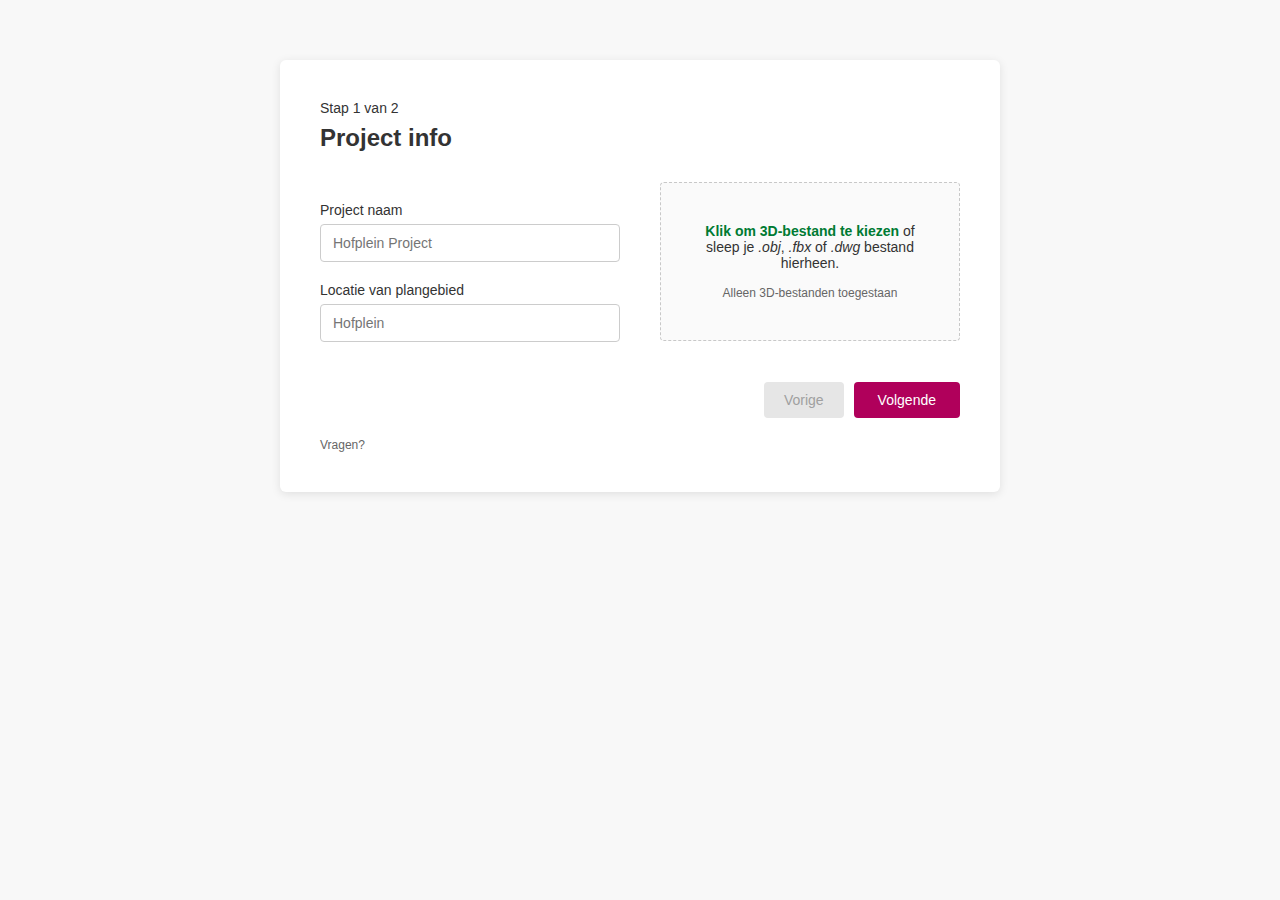
<file: index.html>
<!DOCTYPE html>
<html lang="nl">
<head>
    <meta charset="UTF-8">
    <title>DigitalTwin Tool</title>
    <link rel="stylesheet" href="css/styles.css">
</head>
<body>
    <div class="container">
        <h2>Stap 1 van 2</h2>
        <h1>Project info</h1>
    
        <form id="projectForm">
            <div class="form-grid">
                <div class="form-left">
                    <label for="projectName">Project naam</label>
                    <input type="text" id="projectName" name="projectName" placeholder="Hofplein Project" required>
    
                    <label for="location">Locatie van plangebied</label>
                    <input type="text" id="location" name="location" placeholder="Hofplein" required>
                </div>
    
                <div class="form-right">
                    <div class="upload-box">
                        <p><strong>Klik om 3D-bestand te kiezen</strong> of sleep je <em>.obj</em>, <em>.fbx</em> of <em>.dwg</em> bestand hierheen.</p>
                        <input type="file" id="fileUpload" accept=".obj,.fbx,.dwg">
                        <p class="note">Alleen 3D-bestanden toegestaan</p>
                    </div>
                </div>
            </div>
    
            <div class="buttons">
                <button type="button" disabled>Vorige</button>
                <button type="submit">Volgende</button>
            </div>
        </form>
    
        <footer>
            <p>Vragen?</p>
        </footer>
    </div>

    <script src="js/main.js"></script>
</body>
</html>
</file>
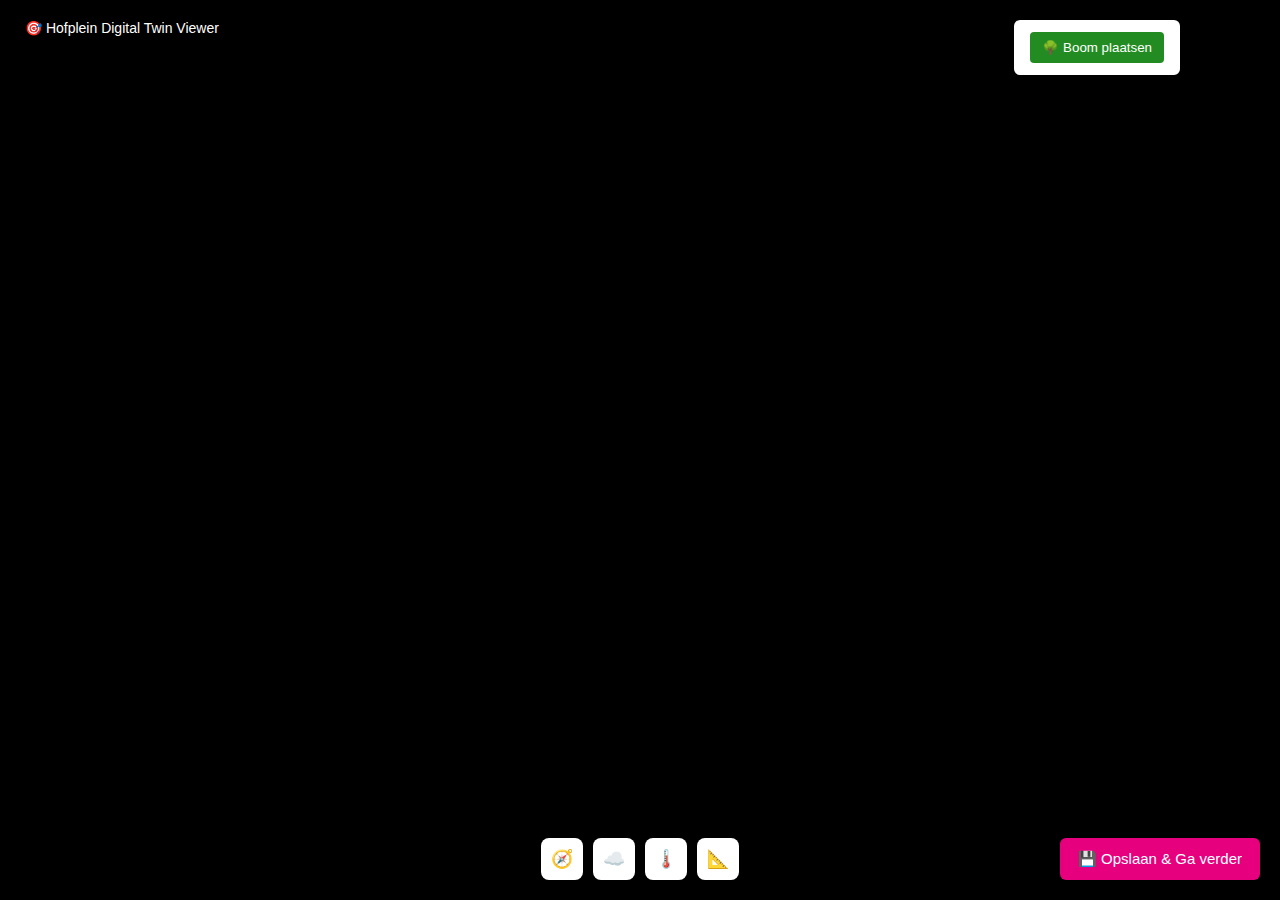
<file: pages/projectPage/cesium-viewer.html>
<!DOCTYPE html>
<html lang="nl">
<head>
  <meta charset="utf-8" />
  <title>Digital Twin Viewer</title>

  <link rel="stylesheet" href="https://cesium.com/downloads/cesiumjs/releases/1.91/Build/Cesium/Widgets/widgets.css">
  <link rel="stylesheet" href="cesium-viewer.css">
  <script src="https://cesium.com/downloads/cesiumjs/releases/1.91/Build/Cesium/Cesium.js"></script>
</head>
<body>
  <div id="cesiumContainer"></div>
  <div class="header-bar">🎯 Hofplein Digital Twin Viewer</div>
  <div id="tree-menu">
    <button id="addTreeBtn">🌳 Boom plaatsen</button>
  </div>

  <!-- Toolbar -->
<div id="toolbar">
  <button id="btn-center">🧭</button>
  <button id="btn-co2">☁️</button>
  <button id="btn-heat">🌡️</button>
  <button id="btn-space">📐</button>
</div>

<!-- CO2 Panel -->
<div id="co2Panel" class="panel hidden">
  <strong>CO₂ Opslag</strong>
  <div id="co2Value">25%</div>
  <div class="bar">
    <div id="co2Fill" style="height: 25%"></div>
  </div>
</div>

<!-- Hittestress Panel -->
<div id="heatPanel" class="panel hidden">
  <h4>maand mei</h4>
  <div class="subtitle">
    <div class="dot"></div>
    <span>De hittestress is 18 °C</span>
  </div>
  <div class="chart">
    <!-- Y-axis labels -->
    <div class="y-label" style="bottom: 0px">16<br>°C</div>
    <div class="y-label" style="bottom: 40px">24<br>°C</div>
    <div class="y-label" style="bottom: 80px">32<br>°C</div>

    <!-- Grid lines -->
    <div class="line" style="bottom: 0;"></div>
    <div class="line" style="bottom: 40px;"></div>
    <div class="line" style="bottom: 80px;"></div>
    <div class="line" style="bottom: 120px;"></div>
    <div class="line" style="bottom: 160px;"></div>

    <!-- Filled background zone -->
    <div class="bg-zone"></div>

    <!-- Highlight 18°C marker -->
    <div class="marker-line"></div>
  </div>
</div>
<!-- Opslaan knop -->
<button id="saveAndContinue">💾 Opslaan & Ga verder</button>
  <script src="cesium-viewer.js"></script>
</body>
</html>
</file>
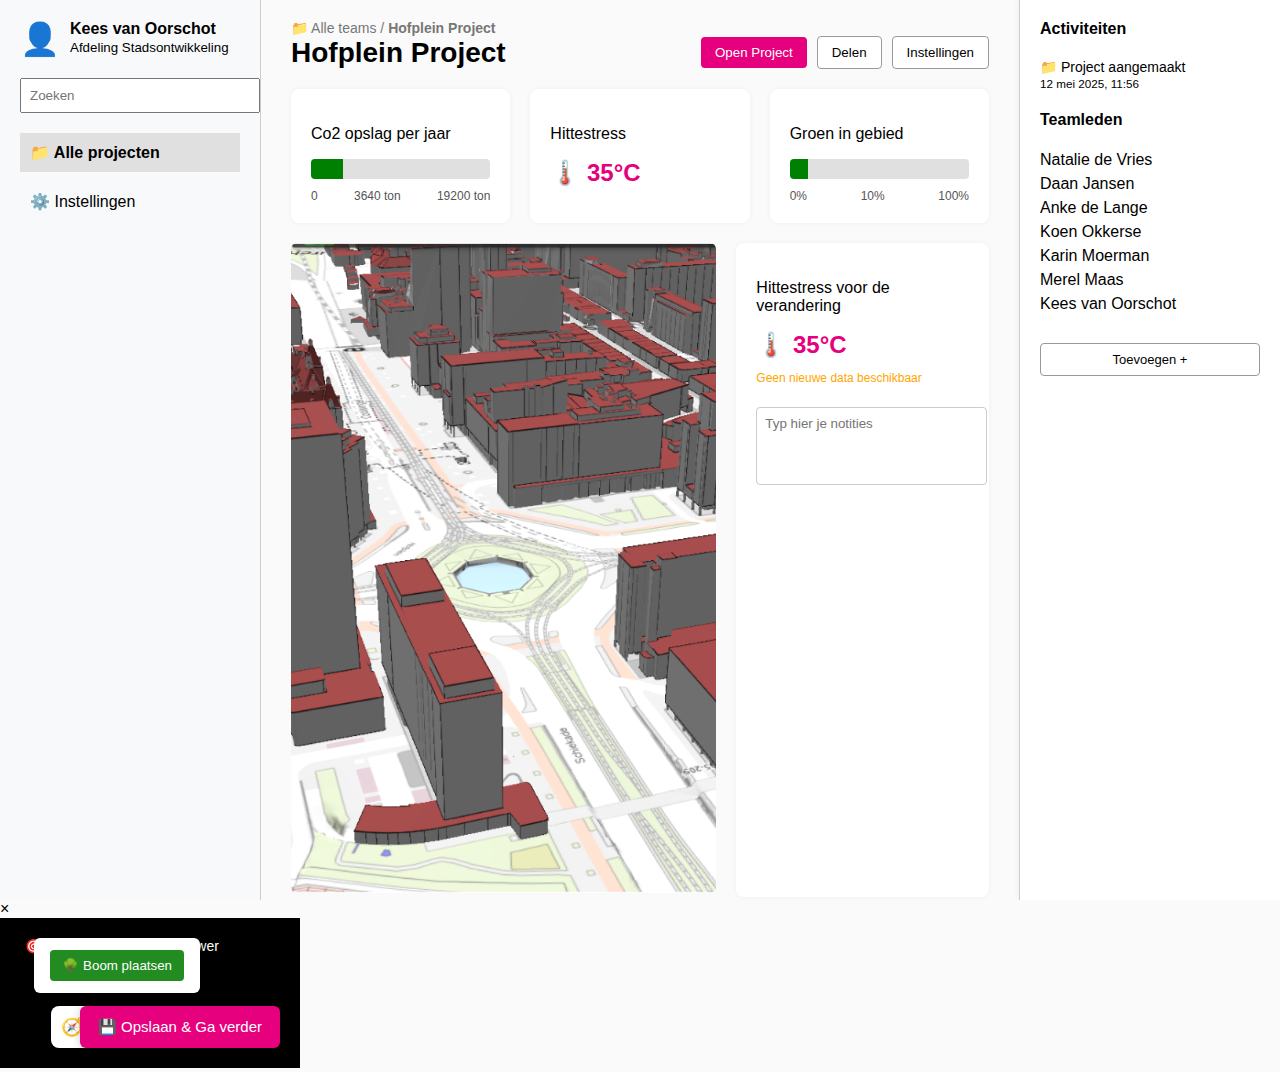
<file: pages/projectPage/projectIndex.html>
<!-- projectIndex.html -->
<!DOCTYPE html>
<html lang="nl">
<head>
  <meta charset="UTF-8" />
  <title>Hofplein Project</title>
  <link rel="stylesheet" href="projectStyle.css" />
</head>
<body>
  <div class="project-container">
    <!-- Sidebar -->
    <aside class="sidebar">
      <div class="user">
        <div class="avatar">👤</div>
        <div class="user-info">
          <strong>Kees van Oorschot</strong><br />
          <small>Afdeling Stadsontwikkeling</small>
        </div>
      </div>
      <div class="nav">
        <input type="text" class="search" placeholder="Zoeken" />
        <div class="nav-item selected">📁 Alle projecten</div>
        <div class="nav-item">⚙️ Instellingen</div>
      </div>
    </aside>

    <!-- Main -->
    <main class="main-content">
      <header class="project-header">
        <div class="breadcrumb">📁 Alle teams / <strong>Hofplein Project</strong></div>
        <div class="project-title">
          <h1>Hofplein Project</h1>
          <button class="btn primary">Open Project</button>
          <button class="btn">Delen</button>
          <button class="btn">Instellingen</button>
        </div>
      </header>

      <section class="insights">
        <div class="card">
          <p>Co2 opslag per jaar</p>
          <div class="bar">
            <div class="fill" style="width: 18%; background: green;"></div>
          </div>
          <div class="labels">
            <span>0</span><span>3640 ton</span><span>19200 ton</span>
          </div>
        </div>
        <div class="card">
          <p>Hittestress</p>
          <div class="gauge">🌡️ <strong>35°C</strong></div>
        </div>
        <div class="card">
          <p>Groen in gebied</p>
          <div class="bar">
            <div class="fill" style="width: 10%; background: green;"></div>
          </div>
          <div class="labels">
            <span>0%</span><span>10%</span><span>100%</span>
          </div>
        </div>
      </section>

      <section class="twin-section">
        <div class="twin-image" onclick="openCesium()">
          <img src="../../assets/3d-tile-image.png" alt="Digital Twin" />
        </div>
        <div class="card">
          <p>Hittestress voor de verandering</p>
          <div class="gauge">🌡️ <strong>35°C</strong></div>
          <p style="font-size: 12px; color: orange;">Geen nieuwe data beschikbaar</p>
          <textarea placeholder="Typ hier je notities"></textarea>
        </div>
      </section>
    </main>

    <!-- Team -->
    <aside class="team">
      <h4>Activiteiten</h4>
      <p class="log">📁 Project aangemaakt<br /><small>12 mei 2025, 11:56</small></p>

      <h4>Teamleden</h4>
      <ul>
        <li>Natalie de Vries</li>
        <li>Daan Jansen</li>
        <li>Anke de Lange</li>
        <li>Koen Okkerse</li>
        <li>Karin Moerman</li>
        <li>Merel Maas</li>
        <li>Kees van Oorschot</li>
      </ul>
      <button class="btn small">Toevoegen +</button>
    </aside>
  </div>

  <!-- Overlay: Cesium Viewer -->
  <div id="cesiumOverlay" class="hidden">
    <div class="close-btn" onclick="closeCesium()">×</div>
    <iframe src="cesium-viewer.html" frameborder="0" id="cesiumFrame"></iframe>
  </div>

  <script src="projectMain.js"></script>
</body>
</html>
</file>
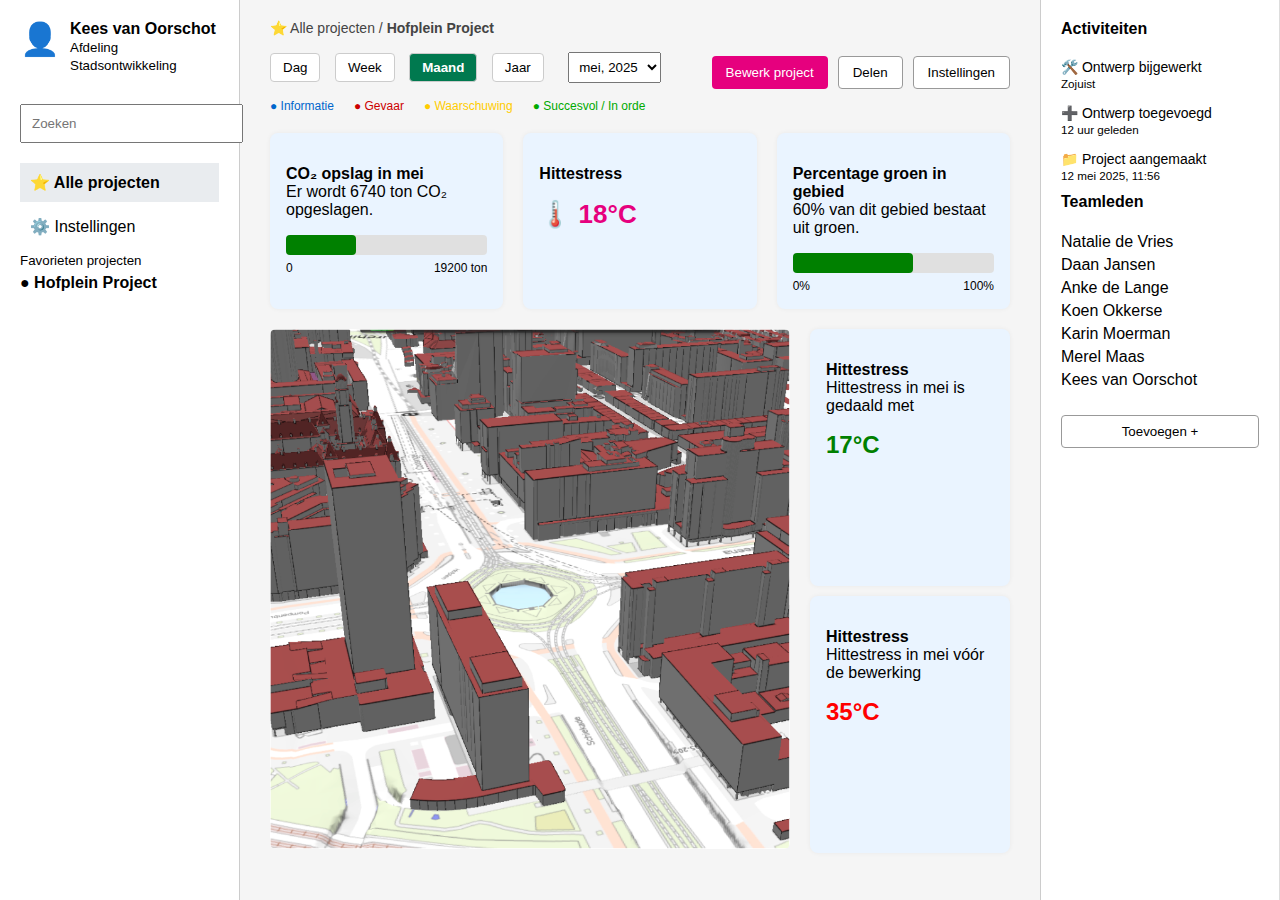
<file: pages/resultDashboard/resultIndex.html>
<!DOCTYPE html>
<html lang="nl">
<head>
  <meta charset="UTF-8" />
  <title>Hofplein Resultaat</title>
  <link rel="stylesheet" href="resultStyle.css" />
</head>
<body>
  <div class="dashboard-container">
    <!-- Sidebar -->
    <aside class="sidebar">
      <div class="user">
        <div class="avatar">👤</div>
        <div class="user-info">
          <strong>Kees van Oorschot</strong><br />
          <small>Afdeling Stadsontwikkeling</small>
        </div>
      </div>
      <div class="nav">
        <input type="text" class="search" placeholder="Zoeken" />
        <div class="nav-item selected">⭐ Alle projecten</div>
        <div class="nav-item">⚙️ Instellingen</div>
        <div class="nav-footer">
          <small>Favorieten projecten</small>
          <div class="fav">● Hofplein Project</div>
        </div>
      </div>
    </aside>

    <!-- Main Content -->
    <main>
      <header class="header">
        <div class="breadcrumb">⭐ Alle projecten / <strong>Hofplein Project</strong></div>
        <div class="controls">
          <div class="range">
            <button>Dag</button>
            <button>Week</button>
            <button class="active">Maand</button>
            <button>Jaar</button>
            <select>
              <option>mei, 2025</option>
            </select>
          </div>
          <div class="actions">
            <button class="btn primary">Bewerk project</button>
            <button class="btn">Delen</button>
            <button class="btn">Instellingen</button>
          </div>
        </div>
        <div class="legend">
          <span style="color:#0066cc;">● Informatie</span>
          <span style="color:#cc0000;">● Gevaar</span>
          <span style="color:#ffcc00;">● Waarschuwing</span>
          <span style="color:#00aa00;">● Succesvol / In orde</span>
        </div>
      </header>

      <!-- Cards -->
      <section class="cards">
        <div class="card">
          <p><strong>CO₂ opslag in mei</strong><br>Er wordt 6740 ton CO₂ opgeslagen.</p>
          <div class="bar">
            <div class="fill" style="width: 35%; background: green;"></div>
          </div>
          <div class="labels">
            <span>0</span><span>19200 ton</span>
          </div>
        </div>
        <div class="card">
          <p><strong>Hittestress</strong></p>
          <div class="gauge">🌡️ <strong>18°C</strong></div>
        </div>
        <div class="card">
          <p><strong>Percentage groen in gebied</strong><br>60% van dit gebied bestaat uit groen.</p>
          <div class="bar">
            <div class="fill" style="width: 60%; background: green;"></div>
          </div>
          <div class="labels">
            <span>0%</span><span>100%</span>
          </div>
        </div>
      </section>

      <!-- Viewer & Stats -->
      <section class="main-block">
        <div class="viewer">
          <img src="../../assets/3d-tile-image.png" alt="Viewer" />
        </div>
        <div class="stats">
          <div class="card">
            <p><strong>Hittestress</strong><br>Hittestress in mei is gedaald met</p>
            <div class="stat-green">17°C</div>
          </div>
          <div class="card">
            <p><strong>Hittestress</strong><br>Hittestress in mei vóór de bewerking</p>
            <div class="stat-red">35°C</div>
          </div>
        </div>
      </section>
    </main>

    <!-- Activity -->
    <aside class="team">
      <h4>Activiteiten</h4>
      <p class="log">🛠️ Ontwerp bijgewerkt<br><small>Zojuist</small></p>
      <p class="log">➕ Ontwerp toegevoegd<br><small>12 uur geleden</small></p>
      <p class="log">📁 Project aangemaakt<br><small>12 mei 2025, 11:56</small></p>

      <h4>Teamleden</h4>
      <ul>
        <li>Natalie de Vries</li>
        <li>Daan Jansen</li>
        <li>Anke de Lange</li>
        <li>Koen Okkerse</li>
        <li>Karin Moerman</li>
        <li>Merel Maas</li>
        <li>Kees van Oorschot</li>
      </ul>
      <button class="btn small">Toevoegen +</button>
    </aside>
  </div>
</body>
</html>
</file>
<file: pages/projectPage/cesium-viewer.css>
/* === BASE SETUP === */
html, body, #cesiumContainer {
  margin: 0;
  padding: 0;
  height: 100%;
  width: 100%;
  overflow: hidden;
  font-family: sans-serif;
  background: #000;
}

/* === HEADER BAR === */
.header-bar {
  position: absolute;
  top: 10px;
  left: 10px;
  background: rgba(0,0,0,0.7);
  color: white;
  padding: 10px 15px;
  border-radius: 6px;
  z-index: 999;
  font-size: 14px;
}

/* === TREE MENU === */
#tree-menu {
  position: absolute;
  top: 20px;
  right: 100px;
  z-index: 1000;
  background: white;
  padding: 12px 16px;
  border-radius: 6px;
  box-shadow: 0 0 10px rgba(0,0,0,0.2);
  font-family: sans-serif;
}

#tree-menu button {
  background: forestgreen;
  color: white;
  border: none;
  padding: 8px 12px;
  border-radius: 4px;
  cursor: pointer;
}

#tree-menu button.active {
  background: darkgreen;
}

/* === TOOLBAR BUTTONS === */
#toolbar {
  position: absolute;
  bottom: 20px;
  left: 50%;
  transform: translateX(-50%);
  z-index: 1000;
  display: flex;
  gap: 10px;
}

#toolbar button {
  background: white;
  border: none;
  padding: 10px;
  border-radius: 8px;
  box-shadow: 0 0 4px rgba(0,0,0,0.3);
  font-size: 18px;
  cursor: pointer;
}

/* === SHARED PANEL STYLE === */
.panel {
  position: absolute;
  background: white;
  border-radius: 8px;
  box-shadow: 0 0 5px rgba(0,0,0,0.2);
  z-index: 1000;
  padding: 10px 14px;
  font-family: sans-serif;
}

/* === CO2 PANEL === */
#co2Panel {
  bottom: 100px;
  left: 20px;
  width: 100px;
  height: 150px;
}

#co2Panel .bar {
  width: 30px;
  height: 100px;
  background: #e0e0e0;
  position: relative;
  border-radius: 6px;
  margin-top: 10px;
}

#co2Fill {
  position: absolute;
  bottom: 0;
  left: 0;
  width: 100%;
  background: green;
  border-radius: 6px 6px 0 0;
}

/* === HITTESTRESS PANEL (NIEUW DESIGN) === */
#heatPanel {
  bottom: 100px;
  right: 20px;
  width: 280px;
}

#heatPanel h4 {
  margin: 0;
  font-size: 16px;
  font-weight: bold;
}

#heatPanel .subtitle {
  display: flex;
  align-items: center;
  gap: 6px;
  font-size: 14px;
  margin: 6px 0 10px;
}

#heatPanel .subtitle .dot {
  width: 10px;
  height: 10px;
  background: green;
  border-radius: 50%;
}

/* Grafiek */
.chart {
  position: relative;
  height: 160px;
  border: 1px solid #ccc;
  background: #f8f8f8;
  padding-left: 35px;
  box-sizing: border-box;
}

/* Y-as labels */
.chart .y-label {
  position: absolute;
  left: 6px;
  font-size: 12px;
  color: #444;
}

/* Horizontale gridlijnen */
.chart .line {
  position: absolute;
  left: 35px;
  width: calc(100% - 35px);
  height: 1px;
  background: #ccc;
}

/* Comfortzone achtergrond */
.chart .bg-zone {
  position: absolute;
  left: 35px;
  width: calc(100% - 35px);
  background: rgba(0, 128, 0, 0.1);
  bottom: 0;
  top: 35px;
}

/* Hittestress marker */
.chart .marker-line {
  position: absolute;
  left: 35px;
  width: calc(100% - 35px);
  height: 2px;
  background: #0077ff;
  bottom: 35px; /* 18°C */
}

/* === UTILITIES === */
.hidden {
  display: none;
}

#saveAndContinue {
  position: absolute;
  bottom: 20px;
  right: 20px;
  z-index: 1000;
  background: #e6007e;
  color: white;
  border: none;
  padding: 12px 18px;
  font-size: 15px;
  border-radius: 6px;
  box-shadow: 0 0 8px rgba(0,0,0,0.2);
  cursor: pointer;
  transition: background 0.2s;
}

#saveAndContinue:hover {
  background: #b40065;
}
</file>
<file: pages/projectPage/projectStyle.css>
body {
    margin: 0;
    font-family: Arial, sans-serif;
    background: #fafafa;
  }
  
  .project-container {
    display: flex;
    height: 100vh;
    overflow: hidden;
  }
  
  /* Sidebar */
  .sidebar {
    width: 220px;
    background: #f8f9fa;
    border-right: 1px solid #ccc;
    padding: 20px;
  }
  
  .user {
    display: flex;
    gap: 10px;
    margin-bottom: 20px;
  }
  
  .avatar {
    font-size: 32px;
  }
  
  .search {
    width: 100%;
    padding: 8px;
    margin-bottom: 20px;
  }
  
  .nav-item {
    padding: 10px;
    margin-bottom: 10px;
    cursor: pointer;
  }
  
  .nav-item.selected {
    background: #e0e0e0;
    font-weight: bold;
  }
  
  /* Main */
  .main-content {
    flex: 1;
    padding: 20px 30px;
    overflow-y: auto;
  }
  
  .project-header {
    display: flex;
    flex-direction: column;
    margin-bottom: 20px;
  }
  
  .breadcrumb {
    font-size: 14px;
    color: #777;
  }
  
  .project-title {
    display: flex;
    align-items: center;
    gap: 10px;
  }
  
  .project-title h1 {
    flex: 1;
    font-size: 28px;
    margin: 0;
  }
  
  .insights {
    display: flex;
    gap: 20px;
    margin-bottom: 20px;
  }
  
  .card {
    background: white;
    padding: 20px;
    border-radius: 8px;
    flex: 1;
    box-shadow: 0 0 5px rgba(0,0,0,0.05);
  }
  
  .bar {
    height: 20px;
    background: #e0e0e0;
    border-radius: 4px;
    margin: 10px 0;
    position: relative;
  }
  
  .bar .fill {
    height: 100%;
    border-radius: 4px 0 0 4px;
  }
  
  .labels {
    display: flex;
    justify-content: space-between;
    font-size: 12px;
    color: #555;
  }
  
  .gauge {
    font-size: 24px;
    color: #e6007e;
    margin-top: 10px;
  }
  
  /* Twin */
  .twin-section {
    display: flex;
    gap: 20px;
  }
  
  .twin-image {
    flex: 2;
    height: auto;
    cursor: pointer;
  }
  
  .twin-image img {
    width: 100%;
    height:650px;
    border-radius: 6px;
    object-fit: cover;
  }
  
  /* Team Sidebar */
  .team {
    width: 220px;
    background: #fff;
    padding: 20px;
    border-left: 1px solid #ccc;
    box-shadow: -2px 0 5px rgba(0,0,0,0.03);
  }
  
  .team h4 {
    margin-top: 0;
  }
  
  .log {
    font-size: 14px;
    margin-bottom: 20px;
  }
  
  .team ul {
    list-style: none;
    padding: 0;
    margin: 0 0 20px 0;
  }
  
  .team li {
    margin: 6px 0;
  }
  
  textarea {
    width: 100%;
    height: 60px;
    margin-top: 10px;
    padding: 8px;
    font-family: Arial, sans-serif;
    border: 1px solid #ccc;
    border-radius: 4px;
    resize: none;
  }
  
  .btn {
    padding: 8px 14px;
    background: white;
    border: 1px solid #999;
    border-radius: 4px;
    cursor: pointer;
  }
  
  .primary {
    background: #e6007e;
    color: white;
    border: none;
  }
  
  .btn.small {
    font-size: 13px;
    width: 100%;
    margin-top: 10px;
  }
</file>
<file: pages/resultDashboard/resultStyle.css>
/* resultaat.css */
body {
    margin: 0;
    font-family: Arial, sans-serif;
    background: #f5f5f5;
  }
  
  .dashboard-container {
    display: flex;
    height: 100vh;
    overflow: hidden;
  }
  
  .sidebar, .team {
    width: 240px;
    background: #fff;
    border-right: 1px solid #ddd;
    padding: 20px;
    box-sizing: border-box;
  }
  
  .sidebar {
    border-right: 1px solid #ccc;
  }
  
  .team {
    border-left: 1px solid #ccc;
  }
  
  .user {
    display: flex;
    gap: 10px;
    margin-bottom: 30px;
  }
  
  .avatar {
    font-size: 32px;
  }
  
  .search {
    width: 100%;
    padding: 10px;
    margin-bottom: 20px;
  }
  
  .nav-item {
    padding: 10px;
    margin-bottom: 5px;
    cursor: pointer;
  }
  
  .nav-item.selected {
    background: #e9ecef;
    font-weight: bold;
  }
  
  .fav {
    margin-top: 5px;
    font-weight: bold;
  }
  
  main {
    flex: 1;
    padding: 20px 30px;
    overflow-y: auto;
  }
  
  .header {
    margin-bottom: 10px;
  }
  
  .breadcrumb {
    font-size: 14px;
    color: #444;
    margin-bottom: 10px;
  }
  
  .controls {
    display: flex;
    justify-content: space-between;
    align-items: center;
    flex-wrap: wrap;
  }
  
  .range button {
    margin-right: 10px;
    padding: 6px 12px;
    background: white;
    border: 1px solid #ccc;
    border-radius: 4px;
    cursor: pointer;
  }
  
  .range button.active {
    background: #00794f;
    color: white;
    font-weight: bold;
  }
  
  .range select {
    padding: 6px;
    margin-left: 10px;
  }
  
  .actions {
    display: flex;
    gap: 10px;
    margin-top: 10px;
  }
  
  .btn {
    padding: 8px 14px;
    border-radius: 4px;
    border: 1px solid #999;
    background: white;
    cursor: pointer;
  }
  
  .btn.primary {
    background: #e6007e;
    color: white;
    border: none;
  }
  
  .btn.small {
    margin-top: 10px;
    width: 100%;
  }
  
  .legend {
    margin-top: 10px;
    font-size: 12px;
    display: flex;
    gap: 20px;
  }
  
  .cards {
    display: flex;
    gap: 20px;
    margin-top: 20px;
  }
  
  .card {
    background: #eaf4ff;
    padding: 16px;
    border-radius: 8px;
    flex: 1;
    box-shadow: 0 0 5px rgba(0,0,0,0.05);
  }
  
  .bar {
    height: 20px;
    background: #e0e0e0;
    margin-top: 10px;
    border-radius: 4px;
    position: relative;
  }
  
  .fill {
    height: 100%;
    border-radius: 4px;
  }
  
  .labels {
    display: flex;
    justify-content: space-between;
    font-size: 12px;
    margin-top: 6px;
  }
  
  .gauge {
    font-size: 26px;
    color: #e6007e;
    margin-top: 10px;
  }
  
  .main-block {
    display: flex;
    gap: 20px;
    margin-top: 20px;
  }
  
  .viewer img {
    width: 100%;
    height: auto;
    border-radius: 6px;
  }
  
  .stats {
    display: flex;
    flex-direction: column;
    gap: 10px;
    flex: 0 0 200px;
  }
  
  .stat-green {
    font-size: 24px;
    font-weight: bold;
    color: green;
  }
  
  .stat-red {
    font-size: 24px;
    font-weight: bold;
    color: red;
  }
  
  .team h4 {
    margin-top: 0;
  }
  
  .team .log {
    font-size: 14px;
    margin-bottom: 10px;
  }
  
  .team ul {
    list-style: none;
    padding-left: 0;
  }
  
  .team li {
    margin: 5px 0;
  }
</file>
<file: css/styles.css>
/* Reset */
* {
    margin: 0;
    padding: 0;
    box-sizing: border-box;
}

body {
    font-family: 'Arial', sans-serif;
    background: #f8f8f8;
    color: #333;
}

/* Container box */
.container {
    width: 100%;
    max-width: 720px;
    margin: 60px auto;
    background: #fff;
    border-radius: 6px;
    padding: 40px;
    box-shadow: 0px 2px 10px rgba(0, 0, 0, 0.1);
}

/* Titel */
h2 {
    font-size: 14px;
    font-weight: 400;
    color: #333;
    margin-bottom: 8px;
}

h1 {
    font-size: 24px;
    font-weight: 700;
    margin-bottom: 30px;
}

/* Layout Grid */
.form-grid {
    display: grid;
    grid-template-columns: 1fr 1fr;
    gap: 40px;
    align-items: start;
}

/* Linker kolom (velden) */
.form-left label {
    display: block;
    font-size: 14px;
    font-weight: 500;
    margin-bottom: 6px;
    margin-top: 20px;
}

.form-left input[type="text"] {
    width: 100%;
    padding: 10px 12px;
    font-size: 14px;
    border: 1px solid #ccc;
    border-radius: 4px;
}

/* Rechter kolom (upload box) */
.upload-box {
    border: 1px dashed #C8C8C8;
    border-radius: 4px;
    padding: 40px;
    background: #FAFAFA;
    text-align: center;
    position: relative;
    height: 100%;
    display: flex;
    flex-direction: column;
    justify-content: center;
    cursor: pointer;
    
}

.upload-box input[type="file"] {
    position: absolute;
    width: 100%;
    height: 100%;
    top: 0;
    left: 0;
    opacity: 0;
    cursor: pointer;
}

.upload-box p {
    font-size: 14px;
    color: #333;
}

.upload-box strong {
    color: #007A33;
    font-weight: 600;
}

.upload-box .note {
    font-size: 12px;
    color: #666;
    margin-top: 15px;
}

/* Knoppen onderaan */
.buttons {
    display: flex;
    justify-content: flex-end;
    margin-top: 40px;
    gap: 10px;
}

button[disabled] {
    background: #E6E6E6;
    color: #A0A0A0;
    border: none;
    padding: 10px 20px;
    border-radius: 4px;
    font-size: 14px;
    cursor: not-allowed;
}

button[type="submit"] {
    background: #B0005B;
    color: white;
    border: none;
    padding: 10px 24px;
    border-radius: 4px;
    font-size: 14px;
    cursor: pointer;
    transition: background 0.3s ease;
}

button[type="submit"]:hover {
    background: #97004d;
}

/* Footer */
footer {
    margin-top: 20px;
    font-size: 12px;
    color: #666;
}

/* Responsive */
@media (max-width: 768px) {
    .form-grid {
        grid-template-columns: 1fr;
    }
}
</file>
